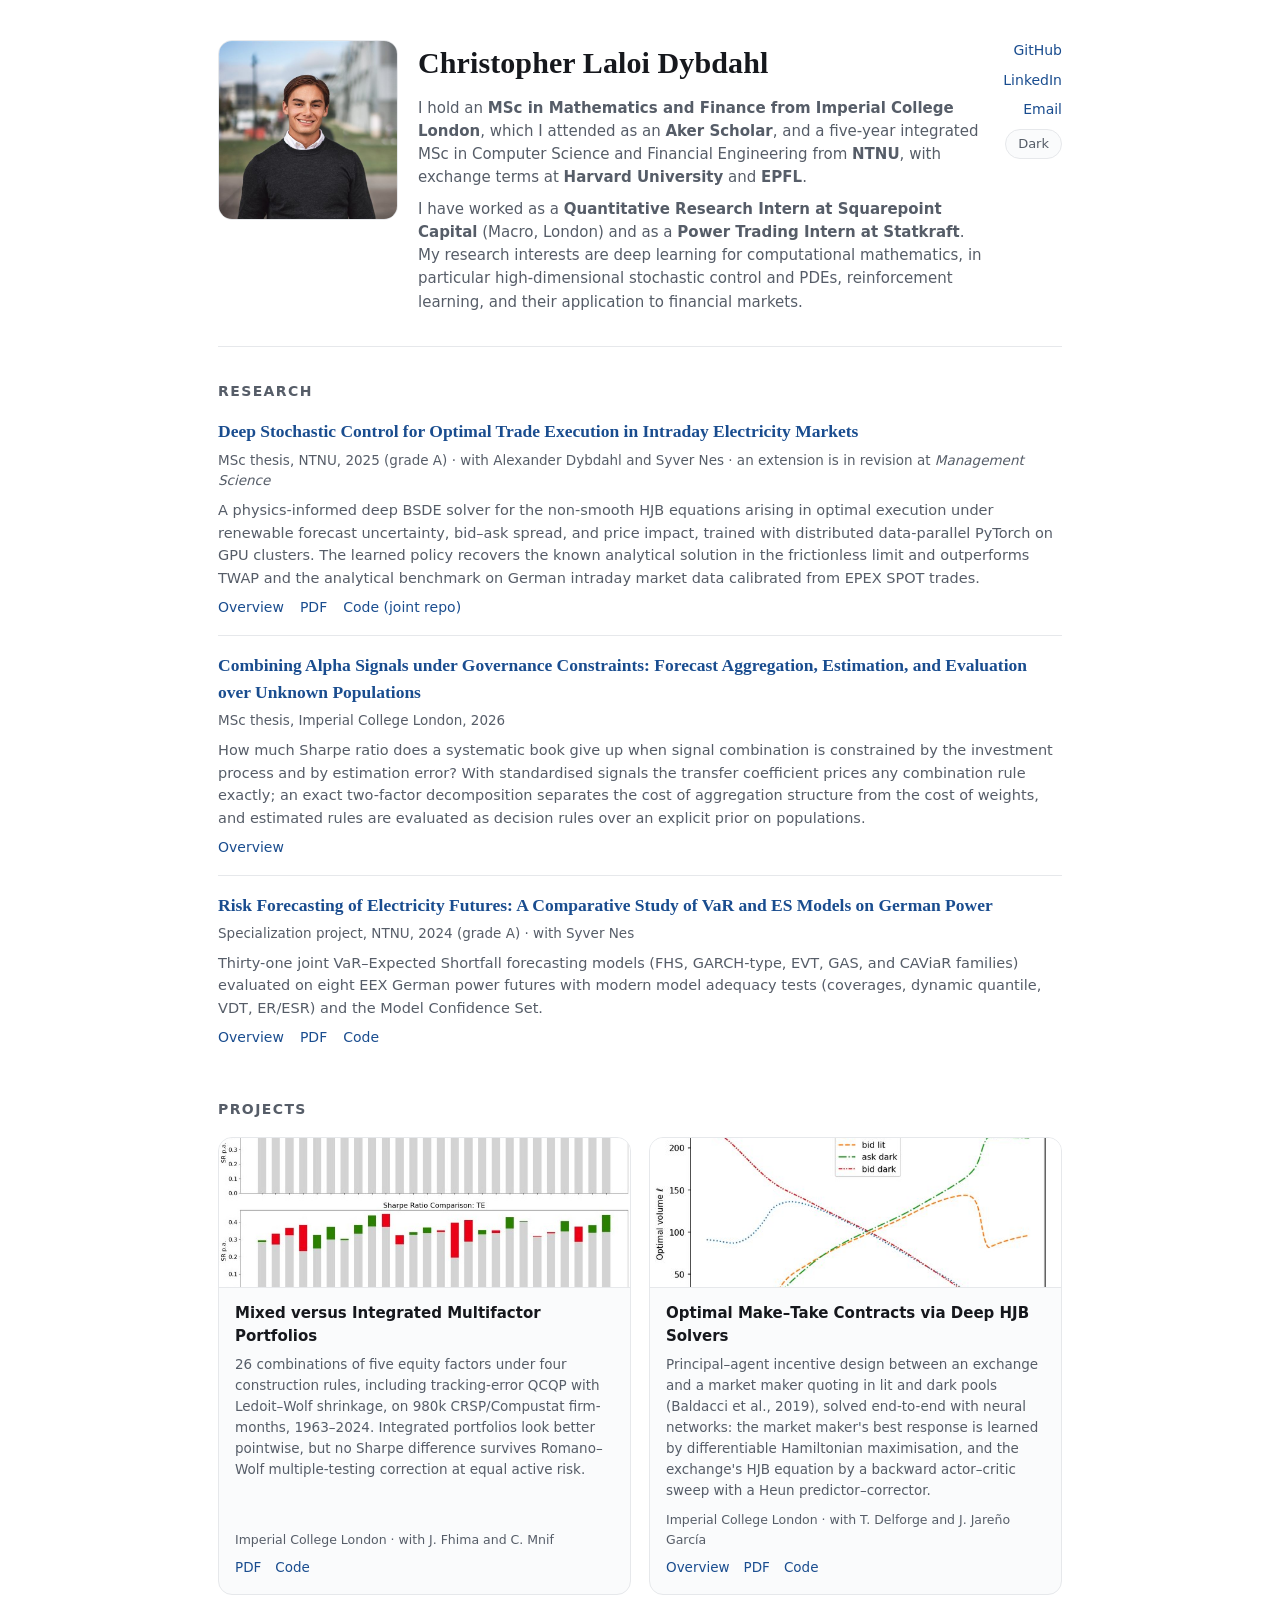
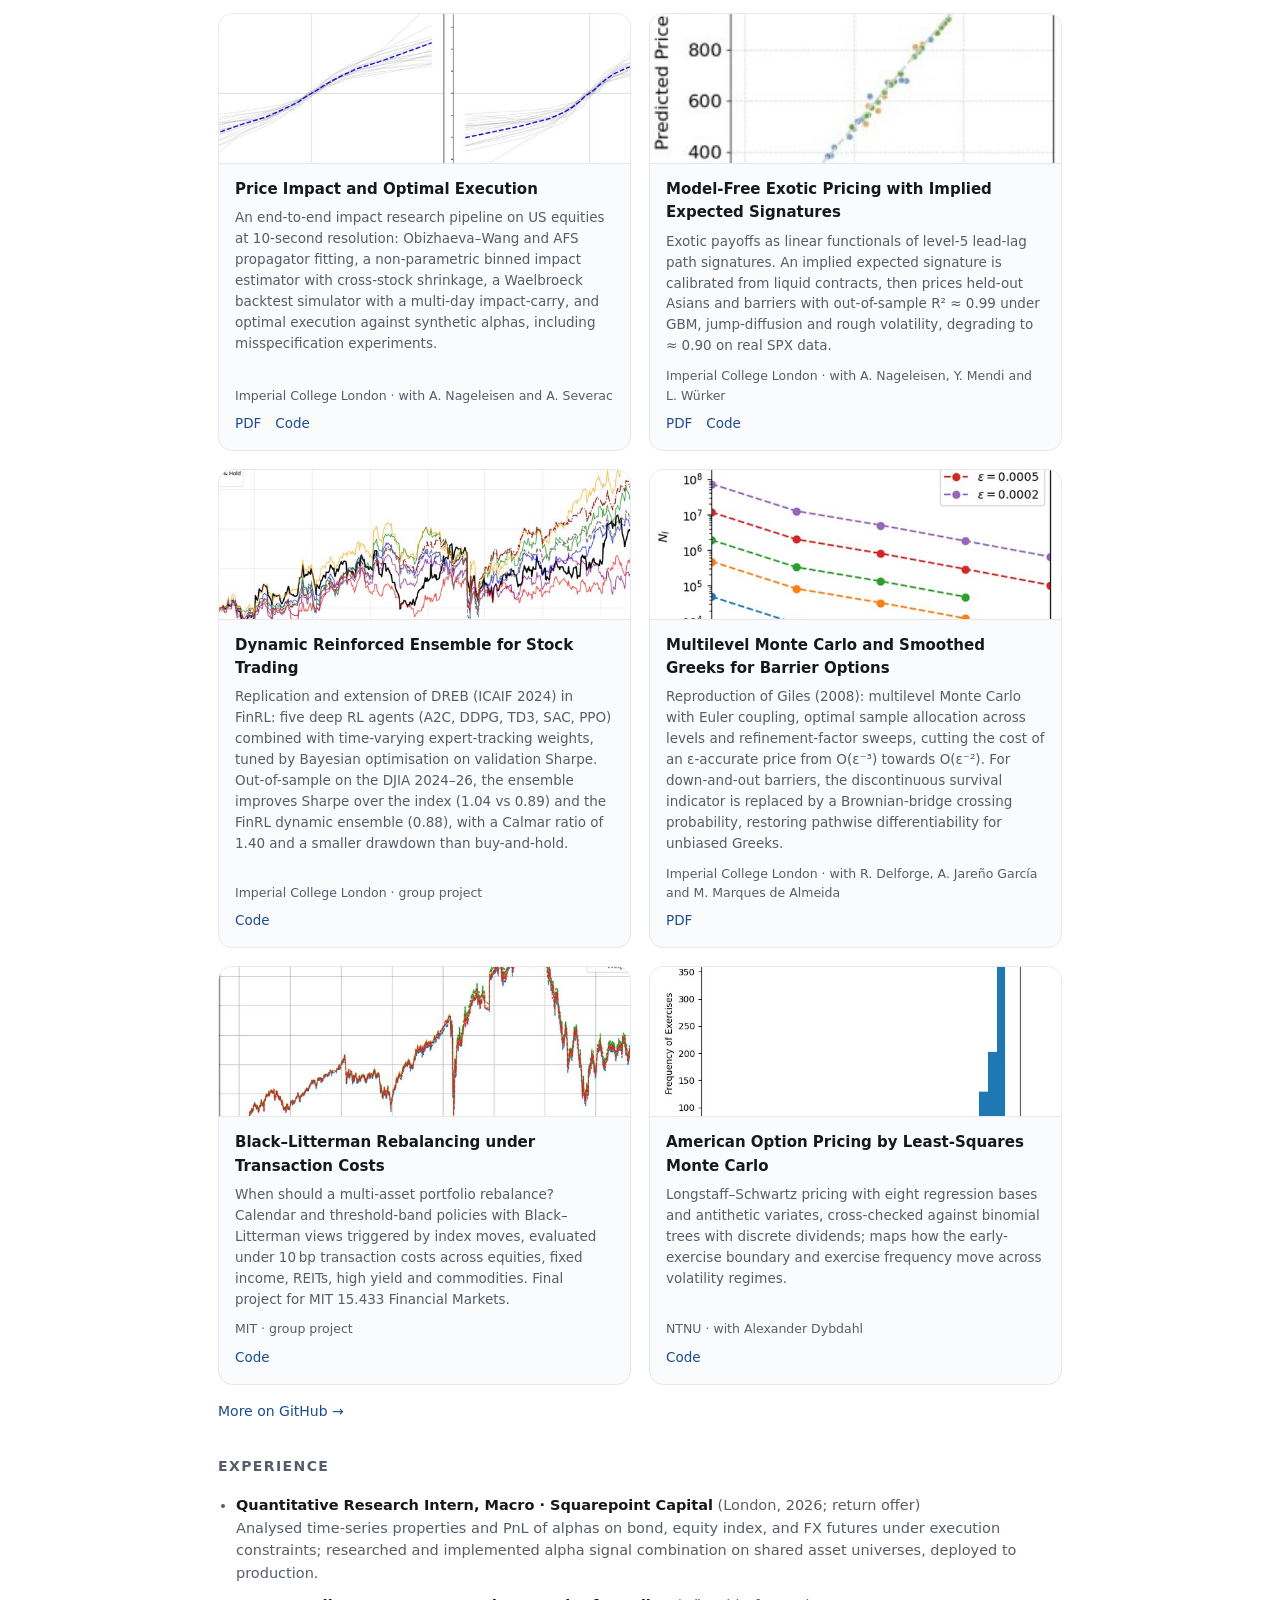
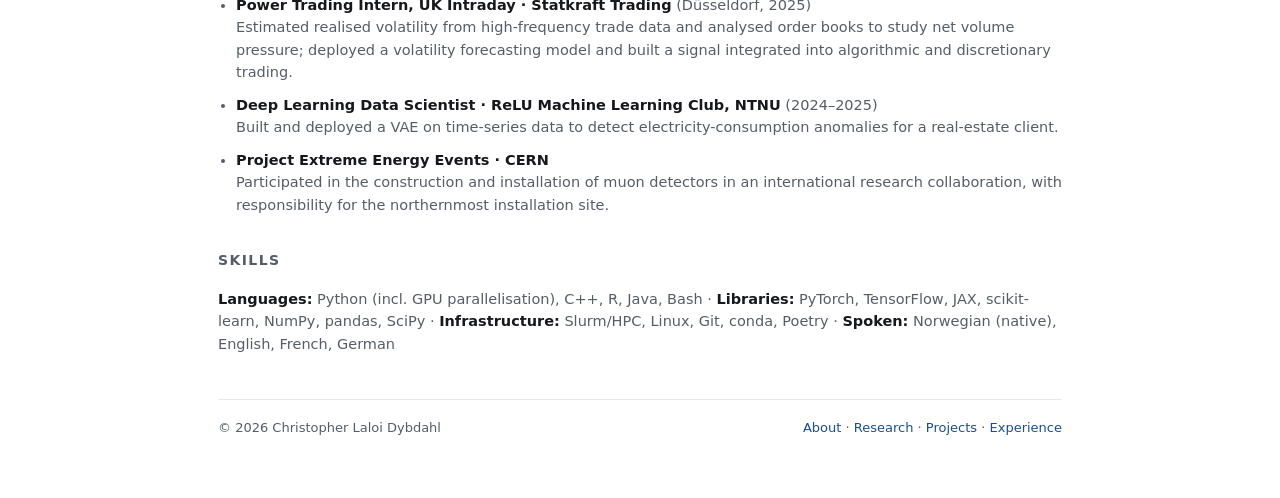
<file: index.html>
<!doctype html>
<html lang="en">
<head>
  <meta charset="utf-8" />
  <meta name="viewport" content="width=device-width, initial-scale=1" />
  <title>Christopher Laloi Dybdahl</title>
  <meta name="description" content="Christopher Laloi Dybdahl, quantitative researcher. Deep learning for computational mathematics, stochastic control, reinforcement learning, and their application to financial markets. Imperial College London and NTNU." />
  <meta property="og:title" content="Christopher Laloi Dybdahl" />
  <meta property="og:description" content="Quantitative research: stochastic control, statistical methods in finance, and machine learning for markets." />
  <meta property="og:url" content="https://christopher-dybdahl.github.io/" />
  <meta property="og:type" content="website" />
  <link rel="icon" href="data:image/svg+xml,%3Csvg xmlns='http://www.w3.org/2000/svg' viewBox='0 0 64 64'%3E%3Crect width='64' height='64' rx='12' fill='%231a4d8f'/%3E%3Ctext x='32' y='42' font-family='Georgia,serif' font-size='30' fill='white' text-anchor='middle'%3ECD%3C/text%3E%3C/svg%3E" />
  <link rel="stylesheet" href="assets/css/site.css" />
  <script src="assets/js/theme.js"></script>
</head>

<body>
  <div class="wrap">
    <header class="site" id="about">
      <div class="about">
        <div class="aboutRow">
          <img class="me" src="assets/img/me.jpg" alt="Portrait of Christopher Laloi Dybdahl" />
          <div>
            <h1>Christopher Laloi Dybdahl</h1>
            <p>
              I hold an <strong>MSc in Mathematics and Finance from Imperial College London</strong>, which I attended as an
              <strong>Aker Scholar</strong>, and a five-year integrated MSc in Computer Science and Financial Engineering from
              <strong>NTNU</strong>, with exchange terms at <strong>Harvard University</strong> and <strong>EPFL</strong>.
            </p>
            <p>
              I have worked as a <strong>Quantitative Research Intern at Squarepoint Capital</strong> (Macro, London) and as a
              <strong>Power Trading Intern at Statkraft</strong>. My research interests are deep learning for
              computational mathematics, in particular high-dimensional stochastic control and PDEs, reinforcement
              learning, and their application to financial markets.
            </p>
          </div>
        </div>
      </div>

      <nav class="links" aria-label="Links">
        <a href="https://github.com/christopher-dybdahl" target="_blank" rel="noreferrer">GitHub</a>
        <a href="https://www.linkedin.com/in/christopher-dybdahl/" target="_blank" rel="noreferrer">LinkedIn</a>
        <a href="mailto:chrisdybdahl@gmail.com">Email</a>
        <button class="themeBtn" id="themeBtn" onclick="toggleTheme()" aria-label="Toggle color theme">Dark</button>
      </nav>
    </header>

    <section class="section" id="research">
      <h2>Research</h2>

      <div class="paper">
        <p class="title"><a href="projects/deep-stochastic-control.html">Deep Stochastic Control for Optimal Trade Execution in Intraday Electricity Markets</a></p>
        <p class="venue">MSc thesis, NTNU, 2025 (grade A) · with Alexander Dybdahl and Syver Nes · an extension is in revision at <em>Management Science</em></p>
        <p class="desc">
          A physics-informed deep BSDE solver for the non-smooth HJB equations arising in optimal execution under
          renewable forecast uncertainty, bid–ask spread, and price impact, trained with distributed data-parallel
          PyTorch on GPU clusters. The learned policy recovers the known
          analytical solution in the frictionless limit and outperforms TWAP and the analytical benchmark on
          German intraday market data calibrated from EPEX SPOT trades.
        </p>
        <div class="meta">
          <a href="projects/deep-stochastic-control.html">Overview</a>
          <a href="assets/pdfs/thesis.pdf" target="_blank" rel="noreferrer">PDF</a>
          <a href="https://github.com/alexander-dybdahl/optimal-execution-electricity-markets" target="_blank" rel="noreferrer">Code (joint repo)</a>
        </div>
      </div>

      <div class="paper">
        <p class="title"><a href="projects/alpha-signal-combination.html">Combining Alpha Signals under Governance Constraints: Forecast Aggregation, Estimation, and Evaluation over Unknown Populations</a></p>
        <p class="venue">MSc thesis, Imperial College London, 2026</p>
        <p class="desc">
          How much Sharpe ratio does a systematic book give up when signal combination is constrained by the investment
          process and by estimation error? With standardised signals the transfer coefficient prices any combination
          rule exactly; an exact two-factor decomposition separates the cost of aggregation structure from the cost of
          weights, and estimated rules are evaluated as decision rules over an explicit prior on populations.
        </p>
        <div class="meta">
          <a href="projects/alpha-signal-combination.html">Overview</a>
        </div>
      </div>

      <div class="paper">
        <p class="title"><a href="projects/var-es-electricity-futures.html">Risk Forecasting of Electricity Futures: A Comparative Study of VaR and ES Models on German Power</a></p>
        <p class="venue">Specialization project, NTNU, 2024 (grade A) · with Syver Nes</p>
        <p class="desc">
          Thirty-one joint VaR–Expected Shortfall forecasting models (FHS, GARCH-type, EVT, GAS, and
          CAViaR families) evaluated on eight EEX German power futures with modern model adequacy tests
          (coverages, dynamic quantile, VDT, ER/ESR) and the Model Confidence Set.
        </p>
        <div class="meta">
          <a href="projects/var-es-electricity-futures.html">Overview</a>
          <a href="assets/pdfs/risk_models_review.pdf" target="_blank" rel="noreferrer">PDF</a>
          <a href="https://github.com/christopher-dybdahl/var-es-toolbox-r" target="_blank" rel="noreferrer">Code</a>
        </div>
      </div>
    </section>

    <section class="section" id="projects">
      <h2>Projects</h2>

      <div class="grid">
        <div class="card">
          <img src="assets/img/factor.jpg" alt="Factor allocation results chart" loading="lazy" />
          <div class="body">
            <p class="title">Mixed versus Integrated Multifactor Portfolios</p>
            <p class="desc">
              26 combinations of five equity factors under four construction rules, including tracking-error QCQP with
              Ledoit–Wolf shrinkage, on 980k CRSP/Compustat firm-months, 1963–2024. Integrated portfolios look better
              pointwise, but no Sharpe difference survives Romano–Wolf multiple-testing correction at equal active risk.
            </p>
            <p class="with">Imperial College London · with J. Fhima and C. Mnif</p>
            <div class="meta">
              <a href="assets/pdfs/factor_allocation_strategy.pdf" target="_blank" rel="noreferrer">PDF</a>
              <a href="https://github.com/christopher-dybdahl/integrated-portfolio-factor-allocation" target="_blank" rel="noreferrer">Code</a>
            </div>
          </div>
        </div>

        <div class="card">
          <img src="assets/img/market_maker.jpg" alt="Optimal quoted volumes against the lit-book incentive for lit and dark pool quotes" loading="lazy" />
          <div class="body">
            <p class="title">Optimal Make–Take Contracts via Deep HJB Solvers</p>
            <p class="desc">
              Principal–agent incentive design between an exchange and a market maker quoting in lit and dark pools
              (Baldacci et al., 2019), solved end-to-end with neural networks: the market maker's best response is
              learned by differentiable Hamiltonian maximisation, and the exchange's HJB equation by a backward
              actor–critic sweep with a Heun predictor–corrector.
            </p>
            <p class="with">Imperial College London · with T. Delforge and J. Jareño García</p>
            <div class="meta">
              <a href="projects/market-maker-contracts.html">Overview</a>
              <a href="assets/pdfs/market_maker_contracts.pdf" target="_blank" rel="noreferrer">PDF</a>
              <a href="https://github.com/christopher-dybdahl/optimal-market-maker-exchange-contract-drl" target="_blank" rel="noreferrer">Code</a>
            </div>
          </div>
        </div>

        <div class="card">
          <img src="assets/img/price_impact.jpg" alt="Non-parametric price impact curves across stocks" loading="lazy" />
          <div class="body">
            <p class="title">Price Impact and Optimal Execution</p>
            <p class="desc">
              An end-to-end impact research pipeline on US equities at 10-second resolution: Obizhaeva–Wang and
              AFS propagator fitting, a non-parametric binned impact estimator with cross-stock shrinkage, a
              Waelbroeck backtest simulator with a multi-day impact-carry, and optimal execution against
              synthetic alphas, including misspecification experiments.
            </p>
            <p class="with">Imperial College London · with A. Nageleisen and A. Severac</p>
            <div class="meta">
              <a href="assets/pdfs/price_impact.pdf" target="_blank" rel="noreferrer">PDF</a>
              <a href="https://github.com/christopher-dybdahl/price_impact_optimal_execution" target="_blank" rel="noreferrer">Code</a>
            </div>
          </div>
        </div>

        <div class="card">
          <img src="assets/img/signatures.jpg" alt="Signature pricing results" loading="lazy" />
          <div class="body">
            <p class="title">Model-Free Exotic Pricing with Implied Expected Signatures</p>
            <p class="desc">
              Exotic payoffs as linear functionals of level-5 lead-lag path signatures. An implied expected signature
              is calibrated from liquid contracts, then prices held-out Asians and barriers with out-of-sample
              R² ≈ 0.99 under GBM, jump-diffusion and rough volatility, degrading to ≈ 0.90 on real SPX data.
            </p>
            <p class="with">Imperial College London · with A. Nageleisen, Y. Mendi and L. Würker</p>
            <div class="meta">
              <a href="assets/pdfs/signature_pricing.pdf" target="_blank" rel="noreferrer">PDF</a>
              <a href="https://github.com/christopher-dybdahl/rough-path-signatures-pricing" target="_blank" rel="noreferrer">Code</a>
            </div>
          </div>
        </div>

        <div class="card">
          <img src="assets/img/finrl.jpg" alt="Cumulative portfolio value of RL agents versus benchmarks" loading="lazy" />
          <div class="body">
            <p class="title">Dynamic Reinforced Ensemble for Stock Trading</p>
            <p class="desc">
              Replication and extension of DREB (ICAIF 2024) in FinRL: five deep RL agents (A2C, DDPG, TD3, SAC, PPO)
              combined with time-varying expert-tracking weights, tuned by Bayesian optimisation on validation Sharpe.
              Out-of-sample on the DJIA 2024–26, the ensemble improves Sharpe over the index (1.04 vs 0.89) and the
              FinRL dynamic ensemble (0.88), with a Calmar ratio of 1.40 and a smaller drawdown than buy-and-hold.
            </p>
            <p class="with">Imperial College London · group project</p>
            <div class="meta">
              <a href="https://github.com/christopher-dybdahl/FinRL/blob/implementation/examples/FinRL_Ensemble_Bayesean_StockTrading_RL_2026.ipynb" target="_blank" rel="noreferrer">Code</a>
            </div>
          </div>
        </div>

        <div class="card">
          <img src="assets/img/simulation.jpg" alt="MLMC sample allocation by level" loading="lazy" />
          <div class="body">
            <p class="title">Multilevel Monte Carlo and Smoothed Greeks for Barrier Options</p>
            <p class="desc">
              Reproduction of Giles (2008): multilevel Monte Carlo with Euler coupling, optimal sample allocation
              across levels and refinement-factor sweeps, cutting the cost of an ε-accurate price from O(ε⁻³)
              towards O(ε⁻²). For down-and-out barriers, the discontinuous survival indicator is replaced by a
              Brownian-bridge crossing probability, restoring pathwise differentiability for unbiased Greeks.
            </p>
            <p class="with">Imperial College London · with R. Delforge, A. Jareño García and M. Marques de Almeida</p>
            <div class="meta">
              <a href="assets/pdfs/simulation_methods.pdf" target="_blank" rel="noreferrer">PDF</a>
            </div>
          </div>
        </div>

        <div class="card">
          <img src="assets/img/blacklitterman.jpg" alt="Cumulative returns across rebalancing frequencies" loading="lazy" />
          <div class="body">
            <p class="title">Black–Litterman Rebalancing under Transaction Costs</p>
            <p class="desc">
              When should a multi-asset portfolio rebalance? Calendar and threshold-band policies with Black–Litterman
              views triggered by index moves, evaluated under 10&thinsp;bp transaction costs across equities, fixed
              income, REITs, high yield and commodities. Final project for MIT 15.433 Financial Markets.
            </p>
            <p class="with">MIT · group project</p>
            <div class="meta">
              <a href="https://github.com/christopher-dybdahl/black-litterman-portfolio-rebalancer" target="_blank" rel="noreferrer">Code</a>
            </div>
          </div>
        </div>

        <div class="card">
          <img src="assets/img/lsmc.jpg" alt="Histogram of American option exercise times" loading="lazy" />
          <div class="body">
            <p class="title">American Option Pricing by Least-Squares Monte Carlo</p>
            <p class="desc">
              Longstaff–Schwartz pricing with eight regression bases and antithetic variates, cross-checked against
              binomial trees with discrete dividends; maps how the early-exercise boundary and exercise frequency move
              across volatility regimes.
            </p>
            <p class="with">NTNU · with Alexander Dybdahl</p>
            <div class="meta">
              <a href="https://github.com/christopher-dybdahl/least-squares-monte-carlo" target="_blank" rel="noreferrer">Code</a>
            </div>
          </div>
        </div>
      </div>

      <p style="margin-top: 16px; font-size: 14px;"><a href="https://github.com/christopher-dybdahl?tab=repositories" target="_blank" rel="noreferrer">More on GitHub →</a></p>
    </section>

    <section class="section" id="experience">
      <h2>Experience</h2>
      <ul class="plain">
        <li>
          <strong>Quantitative Research Intern, Macro · Squarepoint Capital</strong> (London, 2026; return offer)<br />
          Analysed time-series properties and PnL of alphas on bond, equity index, and FX futures under execution
          constraints; researched and implemented alpha signal combination on shared asset universes, deployed to production.
        </li>
        <li>
          <strong>Power Trading Intern, UK Intraday · Statkraft Trading</strong> (Düsseldorf, 2025)<br />
          Estimated realised volatility from high-frequency trade data and analysed order books to study net volume
          pressure; deployed a volatility forecasting model and built a signal integrated into algorithmic and
          discretionary trading.
        </li>
        <li>
          <strong>Deep Learning Data Scientist · ReLU Machine Learning Club, NTNU</strong> (2024–2025)<br />
          Built and deployed a VAE on time-series data to detect electricity-consumption anomalies for a real-estate client.
        </li>
        <li>
          <strong>Project Extreme Energy Events · CERN</strong><br />
          Participated in the construction and installation of muon detectors in an international research
          collaboration, with responsibility for the northernmost installation site.
        </li>
      </ul>
    </section>

    <section class="section" id="skills">
      <h2>Skills</h2>
      <p class="skills">
        <strong>Languages:</strong> Python (incl. GPU parallelisation), C++, R, Java, Bash ·
        <strong>Libraries:</strong> PyTorch, TensorFlow, JAX, scikit-learn, NumPy, pandas, SciPy ·
        <strong>Infrastructure:</strong> Slurm/HPC, Linux, Git, conda, Poetry ·
        <strong>Spoken:</strong> Norwegian (native), English, French, German
      </p>
    </section>

    <footer>
      <div>© <span id="year"></span> Christopher Laloi Dybdahl</div>
      <div><a href="#about">About</a> · <a href="#research">Research</a> · <a href="#projects">Projects</a> · <a href="#experience">Experience</a></div>
    </footer>
  </div>

  <script>
    document.getElementById("year").textContent = new Date().getFullYear();
  </script>
</body>
</html>
</file>
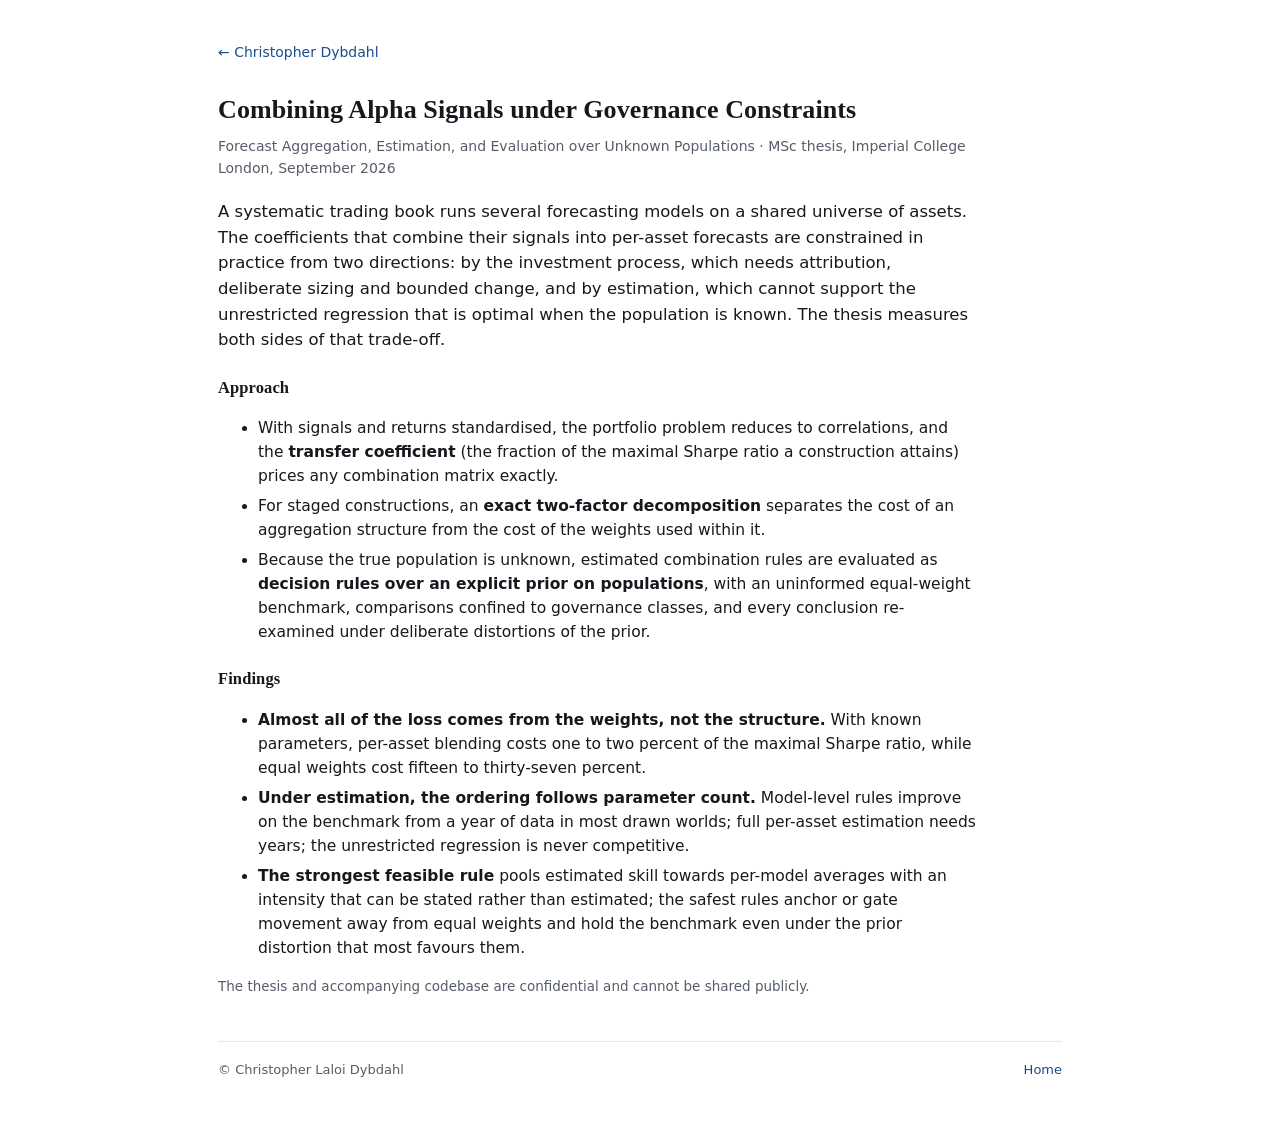
<file: projects/alpha-signal-combination.html>
<!doctype html>
<html lang="en">
<head>
  <meta charset="utf-8" />
  <meta name="viewport" content="width=device-width, initial-scale=1" />
  <title>Combining Alpha Signals under Governance Constraints</title>
  <meta name="description" content="Imperial MSc thesis: the Sharpe cost of constrained alpha signal combination: forecast aggregation, estimation, and evaluation over unknown populations." />
  <link rel="icon" href="data:image/svg+xml,%3Csvg xmlns='http://www.w3.org/2000/svg' viewBox='0 0 64 64'%3E%3Crect width='64' height='64' rx='12' fill='%231a4d8f'/%3E%3Ctext x='32' y='42' font-family='Georgia,serif' font-size='30' fill='white' text-anchor='middle'%3ECD%3C/text%3E%3C/svg%3E" />
  <link rel="stylesheet" href="../assets/css/site.css" />
  <script src="../assets/js/theme.js"></script>
</head>

<body>
  <div class="wrap">
    <article>
      <a class="backlink" href="../index.html">← Christopher Dybdahl</a>
      <h1>Combining Alpha Signals under Governance Constraints</h1>
      <p class="venue">Forecast Aggregation, Estimation, and Evaluation over Unknown Populations · MSc thesis, Imperial College London, September 2026</p>

      <p class="lead">
        A systematic trading book runs several forecasting models on a shared universe of assets. The coefficients
        that combine their signals into per-asset forecasts are constrained in practice from two directions: by the
        investment process, which needs attribution, deliberate sizing and bounded change, and by estimation, which
        cannot support the unrestricted regression that is optimal when the population is known. The thesis measures
        both sides of that trade-off.
      </p>

      <h3>Approach</h3>
      <ul>
        <li>With signals and returns standardised, the portfolio problem reduces to correlations, and the
          <strong>transfer coefficient</strong> (the fraction of the maximal Sharpe ratio a construction attains)
          prices any combination matrix exactly.</li>
        <li>For staged constructions, an <strong>exact two-factor decomposition</strong> separates the cost of an
          aggregation structure from the cost of the weights used within it.</li>
        <li>Because the true population is unknown, estimated combination rules are evaluated as
          <strong>decision rules over an explicit prior on populations</strong>, with an uninformed equal-weight
          benchmark, comparisons confined to governance classes, and every conclusion re-examined under deliberate
          distortions of the prior.</li>
      </ul>

      <h3>Findings</h3>
      <ul>
        <li><strong>Almost all of the loss comes from the weights, not the structure.</strong> With known parameters,
          per-asset blending costs one to two percent of the maximal Sharpe ratio, while equal weights cost fifteen
          to thirty-seven percent.</li>
        <li><strong>Under estimation, the ordering follows parameter count.</strong> Model-level rules improve on the
          benchmark from a year of data in most drawn worlds; full per-asset estimation needs years; the unrestricted
          regression is never competitive.</li>
        <li><strong>The strongest feasible rule</strong> pools estimated skill towards per-model averages with an
          intensity that can be stated rather than estimated; the safest rules anchor or gate movement away from
          equal weights and hold the benchmark even under the prior distortion that most favours them.</li>
      </ul>

      <p class="muted" style="font-size: 13.5px;">
        The thesis and accompanying codebase are confidential and cannot be shared publicly.
      </p>
    </article>

    <footer>
      <div>© Christopher Laloi Dybdahl</div>
      <div><a href="../index.html">Home</a></div>
    </footer>
  </div>
</body>
</html>
</file>
<file: assets/css/site.css>
/* ---------- tokens ---------- */
:root{
  --max: 880px;
  --bg: #ffffff;
  --text: #16181d;
  --muted: #565d68;
  --line: #e6e8eb;
  --accent: #1a4d8f;
  --accent-soft: rgba(26, 77, 143, 0.07);
  --card: #fafbfc;
  --code: #f3f4f6;
  --serif: "Charter", "Bitstream Charter", "Sitka Text", Cambria, Georgia, serif;
  --sans: ui-sans-serif, system-ui, -apple-system, "Segoe UI", Roboto, Helvetica, Arial, sans-serif;
}
@media (prefers-color-scheme: dark){
  :root:not([data-theme="light"]){
    --bg: #0f1115;
    --text: #e6e8ec;
    --muted: #9aa3b0;
    --line: #272c34;
    --accent: #8fb4e3;
    --accent-soft: rgba(143, 180, 227, 0.09);
    --card: #151920;
    --code: #1b2027;
  }
}
:root[data-theme="dark"]{
  --bg: #0f1115;
  --text: #e6e8ec;
  --muted: #9aa3b0;
  --line: #272c34;
  --accent: #8fb4e3;
  --accent-soft: rgba(143, 180, 227, 0.09);
  --card: #151920;
  --code: #1b2027;
}

/* ---------- base ---------- */
*{ box-sizing: border-box; }
html{ scroll-behavior: smooth; }
body{
  margin: 0;
  background: var(--bg);
  color: var(--text);
  font-family: var(--sans);
  line-height: 1.55;
  -webkit-font-smoothing: antialiased;
}
.wrap{
  max-width: var(--max);
  margin: 0 auto;
  padding: 40px 18px 60px;
}
a{ color: var(--accent); text-decoration: none; }
a:hover{ text-decoration: underline; }
h1, h2, h3{ font-family: var(--serif); letter-spacing: 0.1px; }
h1{ font-size: 30px; margin: 0 0 10px; }
h2{ font-size: 19px; margin: 0 0 14px; }
h3{ font-size: 16.5px; margin: 22px 0 8px; }
p{ margin: 0 0 12px; }
.muted{ color: var(--muted); }
img{ max-width: 100%; }

/* ---------- header / hero ---------- */
header.site{
  display: grid;
  grid-template-columns: 1fr auto;
  gap: 18px;
  align-items: start;
  padding-bottom: 24px;
  border-bottom: 1px solid var(--line);
  margin-bottom: 28px;
}
.aboutRow{
  display: grid;
  grid-template-columns: 180px 1fr;
  gap: 20px;
  align-items: start;
}
.me{
  width: 180px;
  height: 180px;
  border-radius: 14px;
  object-fit: cover;
  border: 1px solid var(--line);
  background: var(--card);
}
.about p{ margin: 0 0 8px; color: var(--muted); font-size: 15px; }
.links{
  display: flex;
  flex-direction: column;
  gap: 8px;
  font-size: 14px;
  white-space: nowrap;
  align-items: flex-end;
}

/* theme toggle */
.themeBtn{
  border: 1px solid var(--line);
  background: var(--card);
  color: var(--muted);
  border-radius: 999px;
  font: inherit;
  font-size: 13px;
  padding: 4px 12px;
  cursor: pointer;
}
.themeBtn:hover{ color: var(--text); }

/* ---------- sections ---------- */
.section{ margin-top: 34px; }
.section > h2{
  font-size: 14px;
  font-family: var(--sans);
  font-weight: 650;
  text-transform: uppercase;
  letter-spacing: 1.4px;
  color: var(--muted);
  margin-bottom: 16px;
}

/* research entries */
.paper{
  padding: 16px 0;
  border-top: 1px solid var(--line);
}
.paper:first-of-type{ border-top: 0; padding-top: 0; }
.paper .title{
  font-family: var(--serif);
  font-size: 17.5px;
  font-weight: 650;
  margin: 0 0 4px;
}
.paper .venue{
  font-size: 13.5px;
  color: var(--muted);
  margin: 0 0 8px;
}
.paper .venue em{ font-style: italic; }
.paper .desc{ margin: 0 0 8px; color: var(--muted); font-size: 14.5px; }
.paper .meta{ display: flex; gap: 16px; flex-wrap: wrap; font-size: 14px; }

/* project cards */
.grid{
  display: grid;
  grid-template-columns: 1fr 1fr;
  gap: 18px;
}
.card{
  border: 1px solid var(--line);
  border-radius: 14px;
  overflow: hidden;
  background: var(--card);
  display: flex;
  flex-direction: column;
}
.card img{
  width: 100%;
  height: 150px;
  object-fit: cover;
  border-bottom: 1px solid var(--line);
  background: #fff;
}
.card .body{ padding: 14px 16px 16px; display: flex; flex-direction: column; flex: 1; }
.card .title{ font-weight: 650; font-size: 15px; margin: 0 0 6px; }
.card .desc{ color: var(--muted); font-size: 13.5px; margin: 0 0 10px; flex: 1; }
.card .with{ color: var(--muted); font-size: 12.5px; margin: 0 0 8px; }
.card .meta{ display: flex; gap: 14px; flex-wrap: wrap; font-size: 13.5px; }

/* experience + skills */
ul.plain{ margin: 0; padding-left: 18px; color: var(--muted); font-size: 14.5px; }
ul.plain li{ margin: 10px 0; }
ul.plain strong{ color: var(--text); }
.skills{ color: var(--muted); font-size: 14.5px; }
.skills strong{ color: var(--text); font-weight: 600; }

/* ---------- article (project pages) ---------- */
article{ max-width: 760px; }
article .backlink{ font-size: 14px; display: inline-block; margin-bottom: 26px; }
article h1{ font-size: 26px; margin-bottom: 6px; }
article .venue{ color: var(--muted); font-size: 14px; margin-bottom: 20px; }
article p, article li{ font-size: 15.5px; }
article li{ margin: 6px 0; }
article .lead{ font-size: 16.5px; }
article figure{
  margin: 24px 0;
  padding: 0;
}
article figure img{
  width: 100%;
  border: 1px solid var(--line);
  border-radius: 10px;
  background: #fff;
}
article figcaption{ color: var(--muted); font-size: 13px; margin-top: 8px; }
article .meta{ display: flex; gap: 16px; flex-wrap: wrap; font-size: 14.5px; margin: 18px 0 26px; }
.katex-display{ overflow-x: auto; overflow-y: hidden; padding: 4px 0; }

/* ---------- footer ---------- */
footer{
  margin-top: 44px;
  padding-top: 18px;
  border-top: 1px solid var(--line);
  color: var(--muted);
  font-size: 13px;
  display: flex;
  justify-content: space-between;
  gap: 10px;
  flex-wrap: wrap;
}

/* ---------- mobile ---------- */
@media (max-width: 640px){
  header.site{ grid-template-columns: 1fr; }
  .links{ flex-direction: row; flex-wrap: wrap; gap: 12px; align-items: center; }
  .aboutRow{ grid-template-columns: 120px 1fr; gap: 14px; }
  .me{ width: 120px; height: 120px; }
  .grid{ grid-template-columns: 1fr; }
}
</file>
